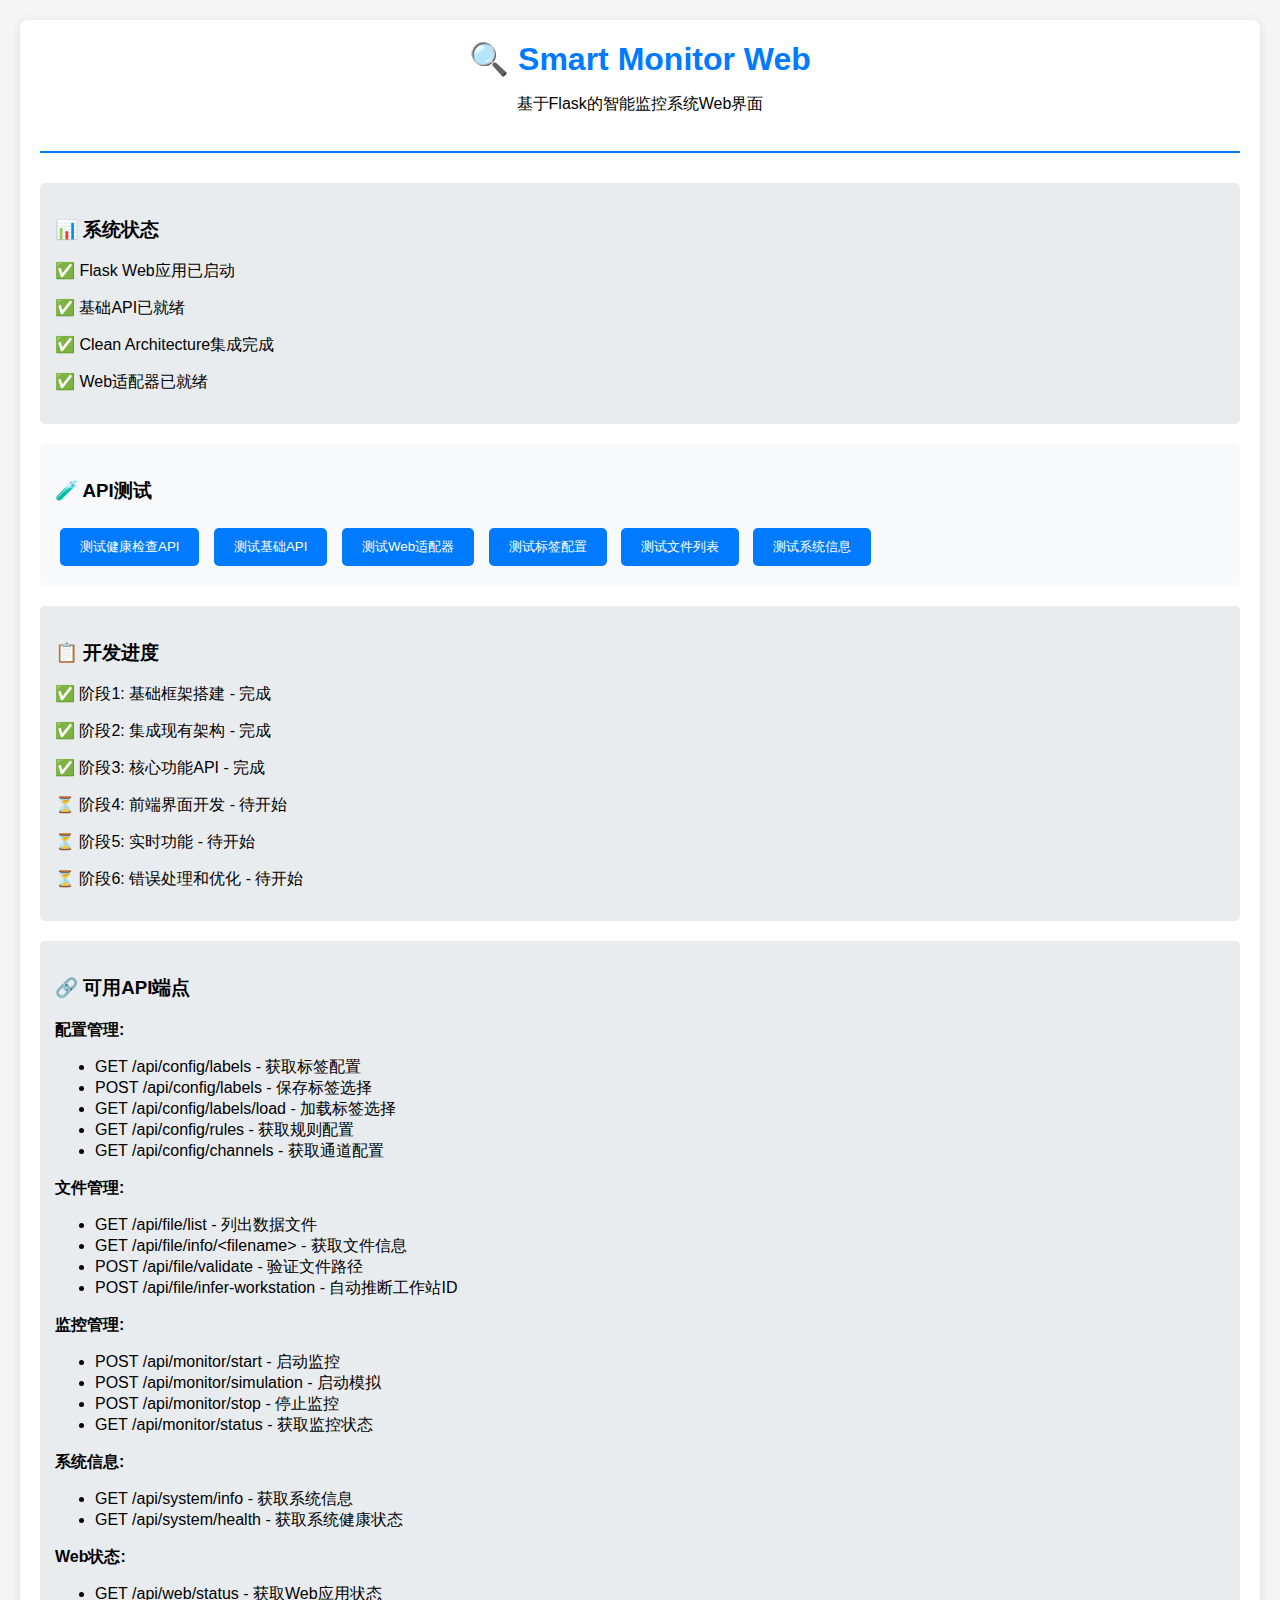
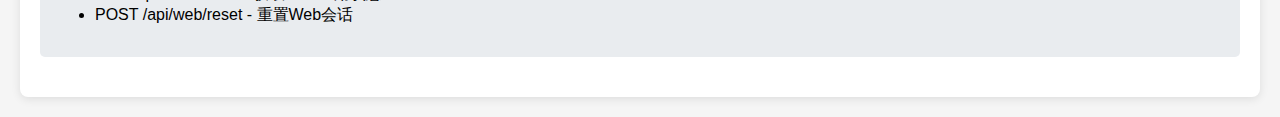
<file: web/templates/index.html>
<!DOCTYPE html>
<html lang="en">
<head>
    <meta charset="UTF-8">
    <meta name="viewport" content="width=device-width, initial-scale=1.0">
    <title>Smart Monitor Web</title>
    <style>
        body {
            font-family: Arial, sans-serif;
            margin: 0;
            padding: 20px;
            background-color: #f5f5f5;
        }
        .container {
            max-width: 1200px;
            margin: 0 auto;
            background: white;
            padding: 20px;
            border-radius: 8px;
            box-shadow: 0 2px 10px rgba(0,0,0,0.1);
        }
        .header {
            text-align: center;
            margin-bottom: 30px;
            padding-bottom: 20px;
            border-bottom: 2px solid #007bff;
        }
        .header h1 {
            color: #007bff;
            margin: 0;
        }
        .status {
            background: #e9ecef;
            padding: 15px;
            border-radius: 5px;
            margin: 20px 0;
        }
        .api-test {
            margin: 20px 0;
            padding: 15px;
            background: #f8f9fa;
            border-radius: 5px;
        }
        .btn {
            background: #007bff;
            color: white;
            padding: 10px 20px;
            border: none;
            border-radius: 5px;
            cursor: pointer;
            margin: 5px;
        }
        .btn:hover {
            background: #0056b3;
        }
        .result {
            margin-top: 10px;
            padding: 10px;
            background: #f8f9fa;
            border-radius: 3px;
            font-family: monospace;
        }
    </style>
</head>
<body>
    <div class="container">
        <div class="header">
            <h1>🔍 Smart Monitor Web</h1>
            <p>基于Flask的智能监控系统Web界面</p>
        </div>

        <div class="status">
            <h3>📊 系统状态</h3>
            <p>✅ Flask Web应用已启动</p>
            <p>✅ 基础API已就绪</p>
            <p>✅ Clean Architecture集成完成</p>
            <p>✅ Web适配器已就绪</p>
        </div>

        <div class="api-test">
            <h3>🧪 API测试</h3>
            <button class="btn" onclick="testHealthAPI()">测试健康检查API</button>
            <button class="btn" onclick="testBasicAPI()">测试基础API</button>
            <button class="btn" onclick="testWebAdapter()">测试Web适配器</button>
            <button class="btn" onclick="testLabelConfig()">测试标签配置</button>
            <button class="btn" onclick="testFileList()">测试文件列表</button>
            <button class="btn" onclick="testSystemInfo()">测试系统信息</button>
            <div id="api-result" class="result" style="display: none;"></div>
        </div>

        <div class="status">
            <h3>📋 开发进度</h3>
            <p>✅ 阶段1: 基础框架搭建 - 完成</p>
            <p>✅ 阶段2: 集成现有架构 - 完成</p>
            <p>✅ 阶段3: 核心功能API - 完成</p>
            <p>⏳ 阶段4: 前端界面开发 - 待开始</p>
            <p>⏳ 阶段5: 实时功能 - 待开始</p>
            <p>⏳ 阶段6: 错误处理和优化 - 待开始</p>
        </div>

        <div class="status">
            <h3>🔗 可用API端点</h3>
            <p><strong>配置管理:</strong></p>
            <ul>
                <li>GET /api/config/labels - 获取标签配置</li>
                <li>POST /api/config/labels - 保存标签选择</li>
                <li>GET /api/config/labels/load - 加载标签选择</li>
                <li>GET /api/config/rules - 获取规则配置</li>
                <li>GET /api/config/channels - 获取通道配置</li>
            </ul>
            <p><strong>文件管理:</strong></p>
            <ul>
                <li>GET /api/file/list - 列出数据文件</li>
                <li>GET /api/file/info/&lt;filename&gt; - 获取文件信息</li>
                <li>POST /api/file/validate - 验证文件路径</li>
                <li>POST /api/file/infer-workstation - 自动推断工作站ID</li>
            </ul>
            <p><strong>监控管理:</strong></p>
            <ul>
                <li>POST /api/monitor/start - 启动监控</li>
                <li>POST /api/monitor/simulation - 启动模拟</li>
                <li>POST /api/monitor/stop - 停止监控</li>
                <li>GET /api/monitor/status - 获取监控状态</li>
            </ul>
            <p><strong>系统信息:</strong></p>
            <ul>
                <li>GET /api/system/info - 获取系统信息</li>
                <li>GET /api/system/health - 获取系统健康状态</li>
            </ul>
            <p><strong>Web状态:</strong></p>
            <ul>
                <li>GET /api/web/status - 获取Web应用状态</li>
                <li>POST /api/web/reset - 重置Web会话</li>
            </ul>
        </div>
    </div>

    <script>
        async function testHealthAPI() {
            try {
                const response = await fetch('/api/health');
                const data = await response.json();
                document.getElementById('api-result').innerHTML = 
                    '<strong>健康检查API响应:</strong><br>' + JSON.stringify(data, null, 2);
                document.getElementById('api-result').style.display = 'block';
            } catch (error) {
                document.getElementById('api-result').innerHTML = 
                    '<strong>错误:</strong><br>' + error.message;
                document.getElementById('api-result').style.display = 'block';
            }
        }

        async function testBasicAPI() {
            try {
                const response = await fetch('/api/test');
                const data = await response.json();
                document.getElementById('api-result').innerHTML = 
                    '<strong>基础API响应:</strong><br>' + JSON.stringify(data, null, 2);
                document.getElementById('api-result').style.display = 'block';
            } catch (error) {
                document.getElementById('api-result').innerHTML = 
                    '<strong>错误:</strong><br>' + error.message;
                document.getElementById('api-result').style.display = 'block';
            }
        }

        async function testWebAdapter() {
            try {
                const response = await fetch('/api/web/status');
                const data = await response.json();
                document.getElementById('api-result').innerHTML = 
                    '<strong>Web适配器状态:</strong><br>' + JSON.stringify(data, null, 2);
                document.getElementById('api-result').style.display = 'block';
            } catch (error) {
                document.getElementById('api-result').innerHTML = 
                    '<strong>错误:</strong><br>' + error.message;
                document.getElementById('api-result').style.display = 'block';
            }
        }

        async function testLabelConfig() {
            try {
                const response = await fetch('/api/config/labels');
                const data = await response.json();
                document.getElementById('api-result').innerHTML = 
                    '<strong>标签配置:</strong><br>' + JSON.stringify(data, null, 2);
                document.getElementById('api-result').style.display = 'block';
            } catch (error) {
                document.getElementById('api-result').innerHTML = 
                    '<strong>错误:</strong><br>' + error.message;
                document.getElementById('api-result').style.display = 'block';
            }
        }

        async function testFileList() {
            try {
                const response = await fetch('/api/file/list');
                const data = await response.json();
                document.getElementById('api-result').innerHTML = 
                    '<strong>文件列表:</strong><br>' + JSON.stringify(data, null, 2);
                document.getElementById('api-result').style.display = 'block';
            } catch (error) {
                document.getElementById('api-result').innerHTML = 
                    '<strong>错误:</strong><br>' + error.message;
                document.getElementById('api-result').style.display = 'block';
            }
        }

        async function testSystemInfo() {
            try {
                const response = await fetch('/api/system/info');
                const data = await response.json();
                document.getElementById('api-result').innerHTML = 
                    '<strong>系统信息:</strong><br>' + JSON.stringify(data, null, 2);
                document.getElementById('api-result').style.display = 'block';
            } catch (error) {
                document.getElementById('api-result').innerHTML = 
                    '<strong>错误:</strong><br>' + error.message;
                document.getElementById('api-result').style.display = 'block';
            }
        }
    </script>
</body>
</html>
</file>
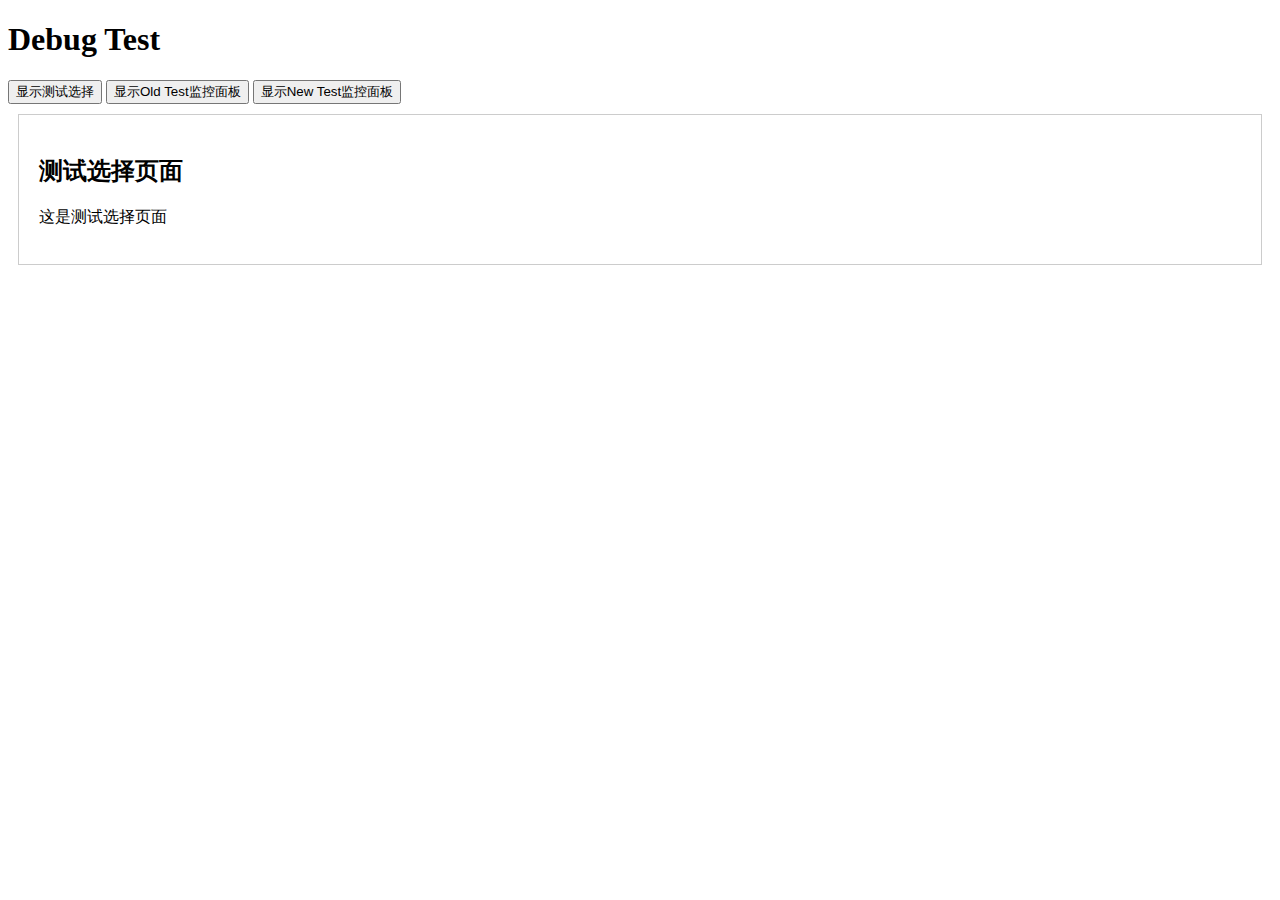
<file: web/test_debug.html>
<!DOCTYPE html>
<html lang="en">
<head>
    <meta charset="UTF-8">
    <meta name="viewport" content="width=device-width, initial-scale=1.0">
    <title>Debug Test</title>
    <style>
        .page {
            display: none;
            padding: 20px;
            border: 1px solid #ccc;
            margin: 10px;
        }
        .page.active {
            display: block;
        }
        .hidden {
            display: none !important;
        }
    </style>
</head>
<body>
    <h1>Debug Test</h1>
    
    <button onclick="showPage('test-selection')">显示测试选择</button>
    <button onclick="showPage('old-test-monitor-panel')">显示Old Test监控面板</button>
    <button onclick="showPage('new-test-monitor-panel')">显示New Test监控面板</button>
    
    <div id="test-selection" class="page active">
        <h2>测试选择页面</h2>
        <p>这是测试选择页面</p>
    </div>
    
    <div id="old-test-monitor-panel" class="page hidden">
        <h2>Old Test监控面板</h2>
        <p>这是Old Test监控面板</p>
        <div id="old-monitoring-status">状态: 未启动</div>
        <div id="old-monitoring-details">详情: 无</div>
    </div>
    
    <div id="new-test-monitor-panel" class="page hidden">
        <h2>New Test监控面板</h2>
        <p>这是New Test监控面板</p>
        <div id="new-monitoring-status">状态: 未启动</div>
        <div id="new-monitoring-details">详情: 无</div>
    </div>
    
    <script>
        function showPage(pageId) {
            // 隐藏所有页面
            document.querySelectorAll('.page').forEach(page => {
                page.classList.remove('active');
                page.classList.add('hidden');
            });
            
            // 显示目标页面
            const targetPage = document.getElementById(pageId);
            if (targetPage) {
                targetPage.classList.remove('hidden');
                targetPage.classList.add('active');
                console.log('显示页面:', pageId);
            } else {
                console.error('页面不存在:', pageId);
            }
        }
    </script>
</body>
</html>
</file>
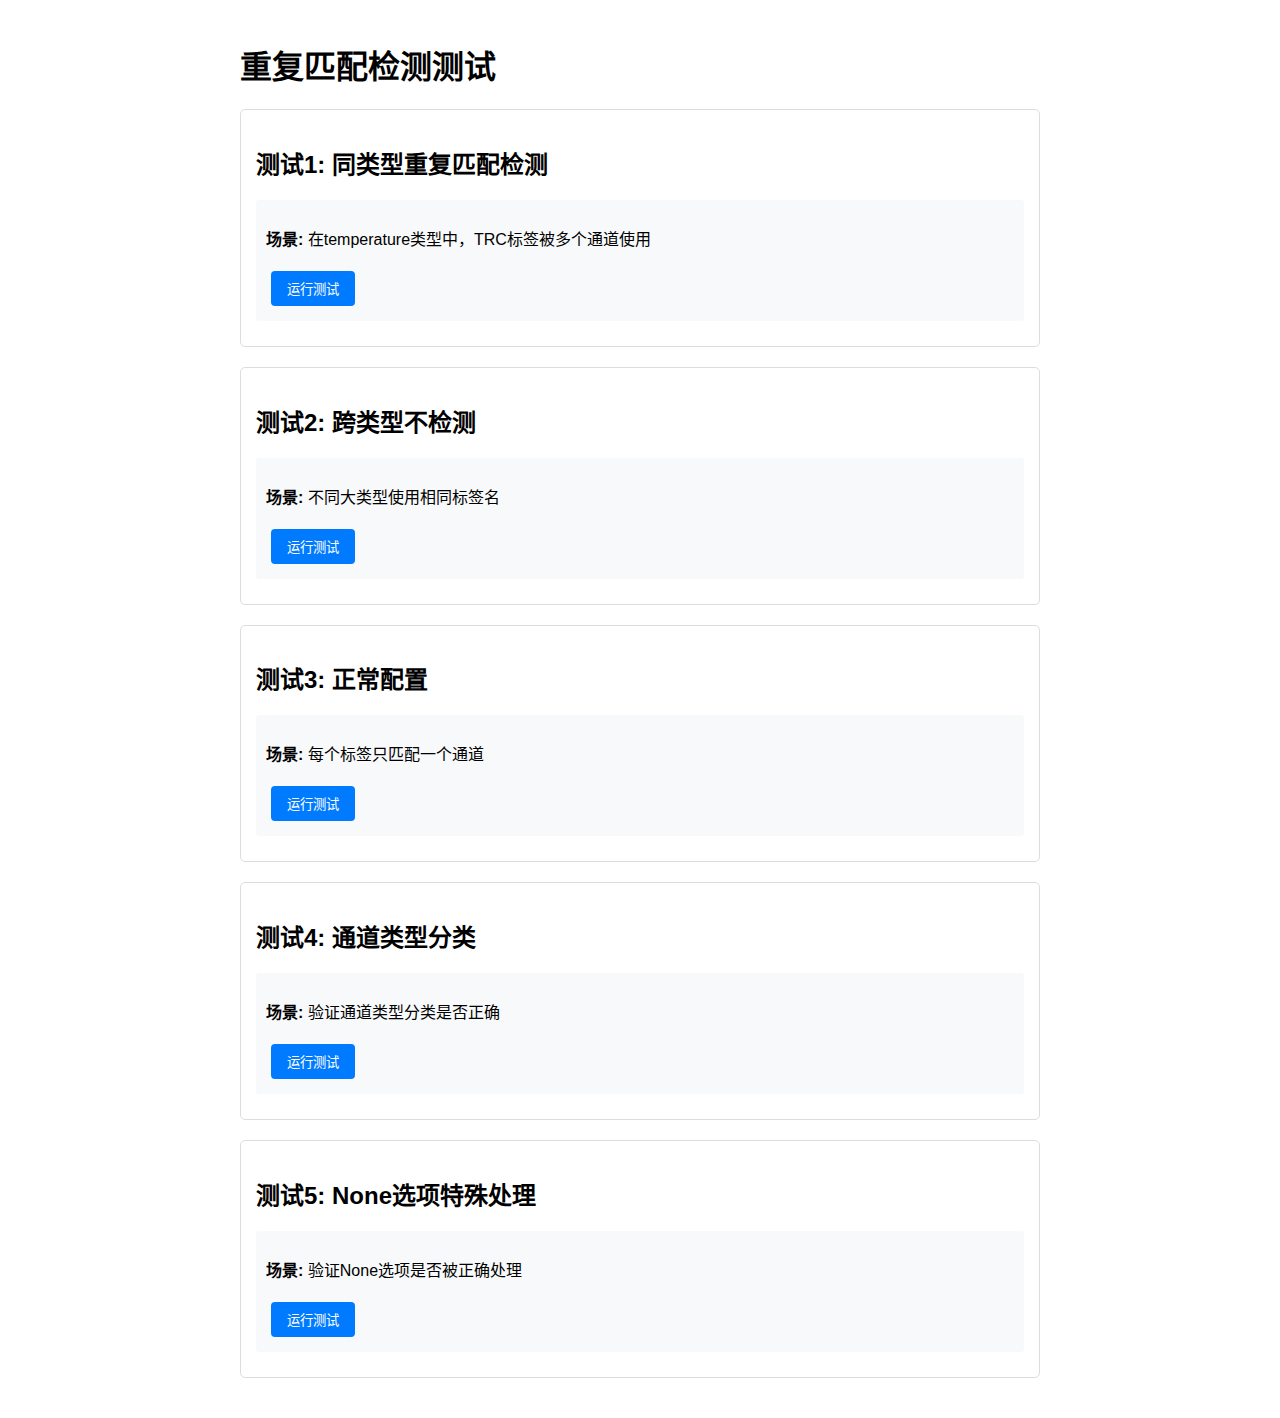
<file: web/test_duplicate_detection.html>
<!DOCTYPE html>
<html lang="zh-CN">
<head>
    <meta charset="UTF-8">
    <meta name="viewport" content="width=device-width, initial-scale=1.0">
    <title>重复匹配检测测试</title>
    <style>
        body {
            font-family: Arial, sans-serif;
            max-width: 800px;
            margin: 0 auto;
            padding: 20px;
        }
        .test-section {
            border: 1px solid #ddd;
            margin: 20px 0;
            padding: 15px;
            border-radius: 5px;
        }
        .test-result {
            padding: 10px;
            margin: 10px 0;
            border-radius: 3px;
        }
        .success {
            background-color: #d4edda;
            color: #155724;
            border: 1px solid #c3e6cb;
        }
        .error {
            background-color: #f8d7da;
            color: #721c24;
            border: 1px solid #f5c6cb;
        }
        .warning {
            background-color: #fff3cd;
            color: #856404;
            border: 1px solid #ffeaa7;
        }
        button {
            background-color: #007bff;
            color: white;
            border: none;
            padding: 8px 16px;
            border-radius: 4px;
            cursor: pointer;
            margin: 5px;
        }
        button:hover {
            background-color: #0056b3;
        }
        .test-case {
            margin: 10px 0;
            padding: 10px;
            background-color: #f8f9fa;
            border-radius: 3px;
        }
    </style>
</head>
<body>
    <h1>重复匹配检测测试</h1>
    
    <div class="test-section">
        <h2>测试1: 同类型重复匹配检测</h2>
        <div class="test-case">
            <p><strong>场景:</strong> 在temperature类型中，TRC标签被多个通道使用</p>
            <button onclick="testDuplicateInSameType()">运行测试</button>
            <div id="test1-result"></div>
        </div>
    </div>

    <div class="test-section">
        <h2>测试2: 跨类型不检测</h2>
        <div class="test-case">
            <p><strong>场景:</strong> 不同大类型使用相同标签名</p>
            <button onclick="testCrossTypeNoDetection()">运行测试</button>
            <div id="test2-result"></div>
        </div>
    </div>

    <div class="test-section">
        <h2>测试3: 正常配置</h2>
        <div class="test-case">
            <p><strong>场景:</strong> 每个标签只匹配一个通道</p>
            <button onclick="testNormalConfiguration()">运行测试</button>
            <div id="test3-result"></div>
        </div>
    </div>

    <div class="test-section">
        <h2>测试4: 通道类型分类</h2>
        <div class="test-case">
            <p><strong>场景:</strong> 验证通道类型分类是否正确</p>
            <button onclick="testChannelTypeClassification()">运行测试</button>
            <div id="test4-result"></div>
        </div>
    </div>

    <div class="test-section">
        <h2>测试5: None选项特殊处理</h2>
        <div class="test-case">
            <p><strong>场景:</strong> 验证None选项是否被正确处理</p>
            <button onclick="testNoneOptionHandling()">运行测试</button>
            <div id="test5-result"></div>
        </div>
    </div>

    <script>
        // 复制ConfigurationManager类用于测试
        class TestConfigurationManager {
            constructor() {
                this.labelToChannelMap = new Map();
                this.channelToLabelMap = new Map();
                this.duplicateMatches = [];
            }

            addLabelConfiguration(channelId, labelId) {
                // 先设置映射关系
                this.labelToChannelMap.set(labelId, channelId);
                this.channelToLabelMap.set(channelId, labelId);
                
                // 然后检查重复匹配
                this.checkDuplicateMatches(channelId, labelId);
            }

            removeLabelConfiguration(channelId) {
                const labelId = this.channelToLabelMap.get(channelId);
                if (labelId) {
                    this.labelToChannelMap.delete(labelId);
                }
                this.channelToLabelMap.delete(channelId);
            }

            checkDuplicateMatches(channelId, labelId) {
                this.duplicateMatches = [];
                
                // None是特殊选项，不参与重复匹配检测
                if (labelId === 'no_match') {
                    return;
                }
                
                const channelType = this.getChannelType(channelId);
                
                // 检查是否有其他通道已经使用了相同的标签
                const existingChannel = this.labelToChannelMap.get(labelId);
                if (existingChannel && existingChannel !== channelId) {
                    // 检查是否是相同类型的通道
                    const existingChannelType = this.getChannelType(existingChannel);
                    if (existingChannelType === channelType) {
                        this.duplicateMatches.push({
                            labelId: labelId,
                            channel1: existingChannel,
                            channel2: channelId,
                            channelType: channelType
                        });
                    }
                }
            }

            getChannelType(channelId) {
                if (channelId.startsWith('T') || channelId.startsWith('TRC') || channelId.startsWith('temp')) {
                    return 'temperature';
                }
                if (channelId.startsWith('P') || channelId.startsWith('pressure')) {
                    return 'pressure';
                }
                if (channelId.startsWith('at') || channelId.startsWith('environment')) {
                    return 'environment';
                }
                if (channelId.startsWith('p') || channelId.startsWith('power')) {
                    return 'power';
                }
                return 'other';
            }

            hasDuplicateMatches() {
                return this.duplicateMatches.length > 0;
            }

            getDuplicateMatches() {
                return this.duplicateMatches;
            }

            reset() {
                this.labelToChannelMap.clear();
                this.channelToLabelMap.clear();
                this.duplicateMatches = [];
            }
        }

        function showResult(elementId, message, type) {
            const element = document.getElementById(elementId);
            element.innerHTML = `<div class="test-result ${type}">${message}</div>`;
        }

        function testDuplicateInSameType() {
            const config = new TestConfigurationManager();
            
            // 添加第一个配置
            config.addLabelConfiguration('T1', 'TRC');
            
            // 添加重复配置
            config.addLabelConfiguration('T2', 'TRC');
            
            if (config.hasDuplicateMatches()) {
                const duplicates = config.getDuplicateMatches();
                showResult('test1-result', 
                    `✅ 测试通过！检测到重复匹配:<br>
                    标签 "TRC" 在temperature类型中被多个通道使用<br>
                    通道1: ${duplicates[0].channel1}<br>
                    通道2: ${duplicates[0].channel2}`, 'success');
            } else {
                showResult('test1-result', '❌ 测试失败！应该检测到重复匹配但没有检测到', 'error');
            }
        }

        function testCrossTypeNoDetection() {
            const config = new TestConfigurationManager();
            
            // 添加不同大类型的配置
            config.addLabelConfiguration('T1', 'TRC');  // temperature类型
            config.addLabelConfiguration('P1', 'TRC');  // pressure类型
            
            if (config.hasDuplicateMatches()) {
                showResult('test2-result', '❌ 测试失败！跨类型不应该检测到重复匹配', 'error');
            } else {
                showResult('test2-result', 
                    `✅ 测试通过！跨类型不检测重复匹配<br>
                    T1 -> TRC (temperature类型)<br>
                    P1 -> TRC (pressure类型)`, 'success');
            }
        }

        function testNormalConfiguration() {
            const config = new TestConfigurationManager();
            
            // 添加正常配置
            config.addLabelConfiguration('T1', 'TRC');
            config.addLabelConfiguration('T2', 'TEMP');
            config.addLabelConfiguration('P1', 'pressure');
            config.addLabelConfiguration('P2', 'None');
            
            if (config.hasDuplicateMatches()) {
                showResult('test3-result', '❌ 测试失败！正常配置不应该有重复匹配', 'error');
            } else {
                showResult('test3-result', 
                    `✅ 测试通过！正常配置没有重复匹配<br>
                    T1 -> TRC<br>
                    T2 -> TEMP<br>
                    P1 -> pressure<br>
                    P2 -> None`, 'success');
            }
        }

        function testChannelTypeClassification() {
            const config = new TestConfigurationManager();
            
            const testCases = [
                { channel: 'T1', expected: 'temperature' },
                { channel: 'TRC1', expected: 'temperature' },
                { channel: 'temp1', expected: 'temperature' },
                { channel: 'P1', expected: 'pressure' },
                { channel: 'pressure1', expected: 'pressure' },
                { channel: 'at1', expected: 'environment' },
                { channel: 'environment1', expected: 'environment' },
                { channel: 'p1', expected: 'power' },
                { channel: 'power1', expected: 'power' },
                { channel: 'other1', expected: 'other' }
            ];
            
            let results = [];
            testCases.forEach(testCase => {
                const actual = config.getChannelType(testCase.channel);
                const passed = actual === testCase.expected;
                results.push(`${testCase.channel}: ${passed ? '✅' : '❌'} (期望: ${testCase.expected}, 实际: ${actual})`);
            });
            
            const allPassed = results.every(r => r.includes('✅'));
            showResult('test4-result', 
                `通道类型分类测试:<br>${results.join('<br>')}<br><br>
                ${allPassed ? '✅ 所有测试通过！' : '❌ 部分测试失败！'}`, 
                allPassed ? 'success' : 'error');
        }

        function testNoneOptionHandling() {
            const config = new TestConfigurationManager();
            
            // 测试多个None选项
            config.addLabelConfiguration('T1', 'TRC');
            config.addLabelConfiguration('T2', 'no_match');  // None选项
            config.addLabelConfiguration('T3', 'no_match');  // 多个None选项
            config.addLabelConfiguration('P1', 'pressure');
            config.addLabelConfiguration('P2', 'no_match');  // 另一个None选项
            
            if (config.hasDuplicateMatches()) {
                showResult('test5-result', '❌ 测试失败！None选项不应该被检测为重复匹配', 'error');
            } else {
                showResult('test5-result', 
                    `✅ 测试通过！None选项被正确处理<br>
                    T1 -> TRC<br>
                    T2 -> None<br>
                    T3 -> None (多个None选项不冲突)<br>
                    P1 -> pressure<br>
                    P2 -> None`, 'success');
            }
        }
    </script>
</body>
</html>
</file>
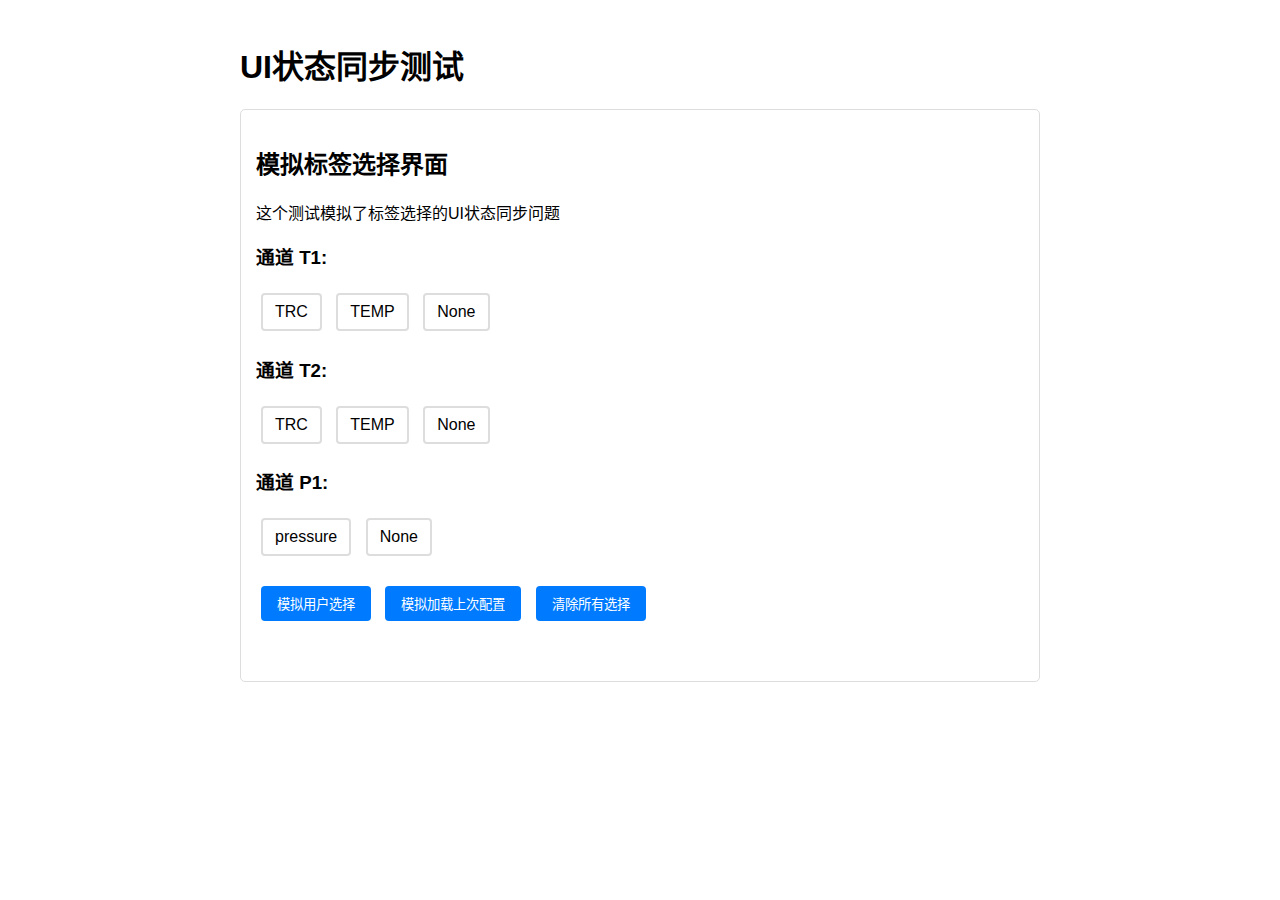
<file: web/test_ui_sync.html>
<!DOCTYPE html>
<html lang="zh-CN">
<head>
    <meta charset="UTF-8">
    <meta name="viewport" content="width=device-width, initial-scale=1.0">
    <title>UI状态同步测试</title>
    <style>
        body {
            font-family: Arial, sans-serif;
            max-width: 800px;
            margin: 0 auto;
            padding: 20px;
        }
        .test-section {
            border: 1px solid #ddd;
            margin: 20px 0;
            padding: 15px;
            border-radius: 5px;
        }
        .label-radio {
            display: inline-block;
            margin: 5px;
            padding: 8px 12px;
            border: 2px solid #ddd;
            border-radius: 4px;
            cursor: pointer;
            transition: all 0.3s;
        }
        .label-radio:hover {
            border-color: #007bff;
        }
        .label-radio input[type="radio"] {
            display: none;
        }
        .label-radio.selected {
            border-color: #2563eb;
            background-color: rgba(37, 99, 235, 0.1);
        }
        button {
            background-color: #007bff;
            color: white;
            border: none;
            padding: 8px 16px;
            border-radius: 4px;
            cursor: pointer;
            margin: 5px;
        }
        button:hover {
            background-color: #0056b3;
        }
        .status {
            margin: 10px 0;
            padding: 10px;
            border-radius: 4px;
        }
        .success {
            background-color: #d4edda;
            color: #155724;
        }
        .error {
            background-color: #f8d7da;
            color: #721c24;
        }
    </style>
</head>
<body>
    <h1>UI状态同步测试</h1>
    
    <div class="test-section">
        <h2>模拟标签选择界面</h2>
        <p>这个测试模拟了标签选择的UI状态同步问题</p>
        
        <div>
            <h3>通道 T1:</h3>
            <label class="label-radio">
                <input type="radio" name="label_T1" value="TRC">
                <span>TRC</span>
            </label>
            <label class="label-radio">
                <input type="radio" name="label_T1" value="TEMP">
                <span>TEMP</span>
            </label>
            <label class="label-radio">
                <input type="radio" name="label_T1" value="no_match">
                <span>None</span>
            </label>
        </div>
        
        <div>
            <h3>通道 T2:</h3>
            <label class="label-radio">
                <input type="radio" name="label_T2" value="TRC">
                <span>TRC</span>
            </label>
            <label class="label-radio">
                <input type="radio" name="label_T2" value="TEMP">
                <span>TEMP</span>
            </label>
            <label class="label-radio">
                <input type="radio" name="label_T2" value="no_match">
                <span>None</span>
            </label>
        </div>
        
        <div>
            <h3>通道 P1:</h3>
            <label class="label-radio">
                <input type="radio" name="label_P1" value="pressure">
                <span>pressure</span>
            </label>
            <label class="label-radio">
                <input type="radio" name="label_P1" value="no_match">
                <span>None</span>
            </label>
        </div>
        
        <div style="margin-top: 20px;">
            <button onclick="simulateUserSelection()">模拟用户选择</button>
            <button onclick="simulateLoadLastConfig()">模拟加载上次配置</button>
            <button onclick="clearAllSelections()">清除所有选择</button>
        </div>
        
        <div id="status" class="status"></div>
    </div>

    <script>
        // 模拟用户选择
        function simulateUserSelection() {
            // 模拟用户选择了 T1->TRC, T2->TEMP, P1->pressure
            const selections = {
                'T1': 'TRC',
                'T2': 'TEMP', 
                'P1': 'pressure'
            };
            
            updateUIFromSelections(selections);
            showStatus('模拟用户选择完成: T1->TRC, T2->TEMP, P1->pressure', 'success');
        }
        
        // 模拟加载上次配置
        function simulateLoadLastConfig() {
            // 模拟加载的配置是 T1->TEMP, T2->None, P1->None
            const savedSelections = {
                'T1': 'TEMP',
                'T2': 'no_match',
                'P1': 'no_match'
            };
            
            updateUIFromSelections(savedSelections);
            showStatus('模拟加载上次配置完成: T1->TEMP, T2->None, P1->None', 'success');
        }
        
        // 清除所有选择
        function clearAllSelections() {
            const allRadios = document.querySelectorAll('input[type="radio"]');
            allRadios.forEach(radio => {
                radio.checked = false;
                const labelElement = radio.closest('.label-radio');
                if (labelElement) {
                    labelElement.classList.remove('selected');
                }
            });
            showStatus('已清除所有选择', 'success');
        }
        
        // 从选择数据更新UI
        function updateUIFromSelections(selections) {
            // 先清除所有radio按钮的选中状态和样式
            const allRadios = document.querySelectorAll('input[type="radio"]');
            allRadios.forEach(radio => {
                radio.checked = false;
                const labelElement = radio.closest('.label-radio');
                if (labelElement) {
                    labelElement.classList.remove('selected');
                }
            });
            
            // 设置新的选择
            Object.entries(selections).forEach(([channelId, subtypeId]) => {
                const radio = document.querySelector(`input[name="label_${channelId}"][value="${subtypeId}"]`);
                if (radio) {
                    radio.checked = true;
                    const labelElement = radio.closest('.label-radio');
                    if (labelElement) {
                        labelElement.classList.add('selected');
                    }
                }
            });
        }
        
        // 显示状态
        function showStatus(message, type) {
            const statusElement = document.getElementById('status');
            statusElement.textContent = message;
            statusElement.className = `status ${type}`;
        }
        
        // 添加radio按钮的事件监听器
        document.addEventListener('DOMContentLoaded', function() {
            const radios = document.querySelectorAll('input[type="radio"]');
            radios.forEach(radio => {
                radio.addEventListener('change', function() {
                    // 清除同组其他选项的选中状态
                    const radioGroup = document.querySelectorAll(`input[name="${this.name}"]`);
                    radioGroup.forEach(r => {
                        const labelElement = r.closest('.label-radio');
                        if (labelElement) {
                            labelElement.classList.remove('selected');
                        }
                    });
                    
                    // 设置当前选中项的视觉反馈
                    if (this.checked) {
                        const currentLabelElement = this.closest('.label-radio');
                        if (currentLabelElement) {
                            currentLabelElement.classList.add('selected');
                        }
                    }
                });
            });
        });
    </script>
</body>
</html>
</file>
